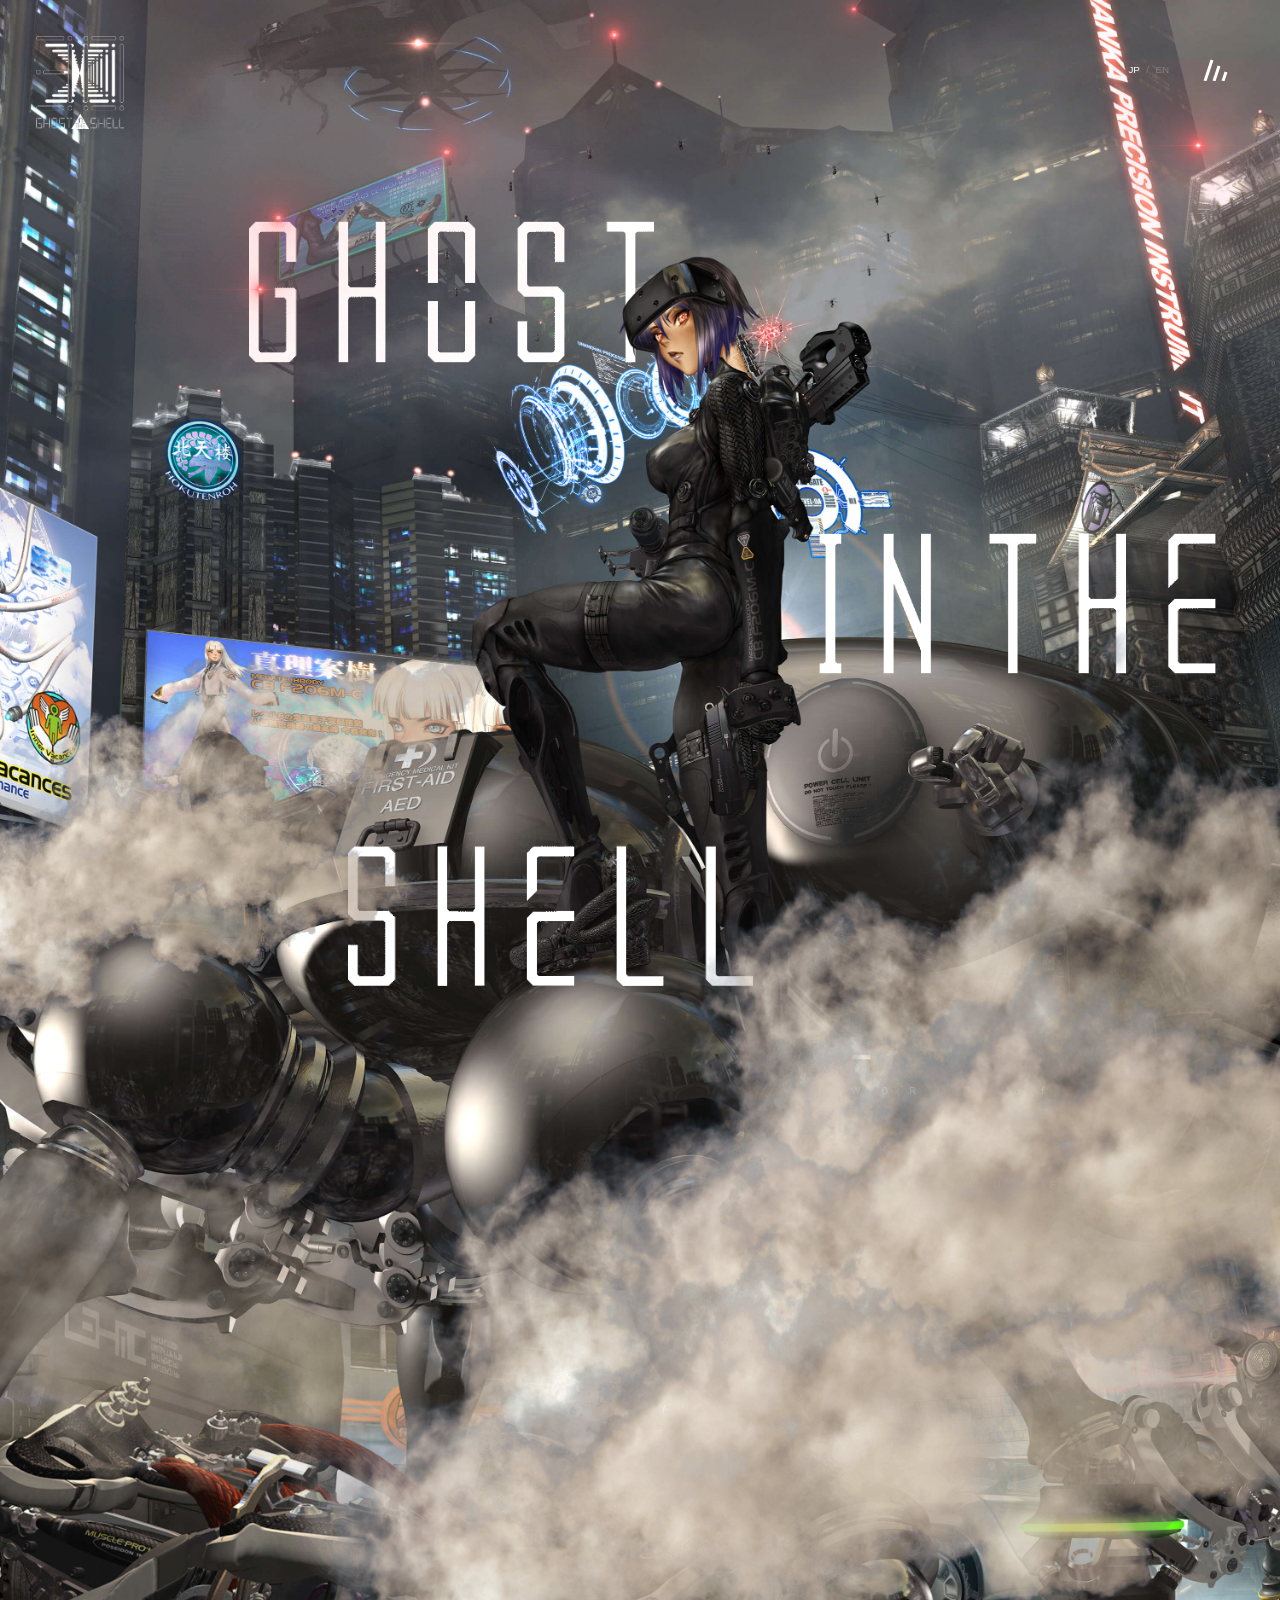
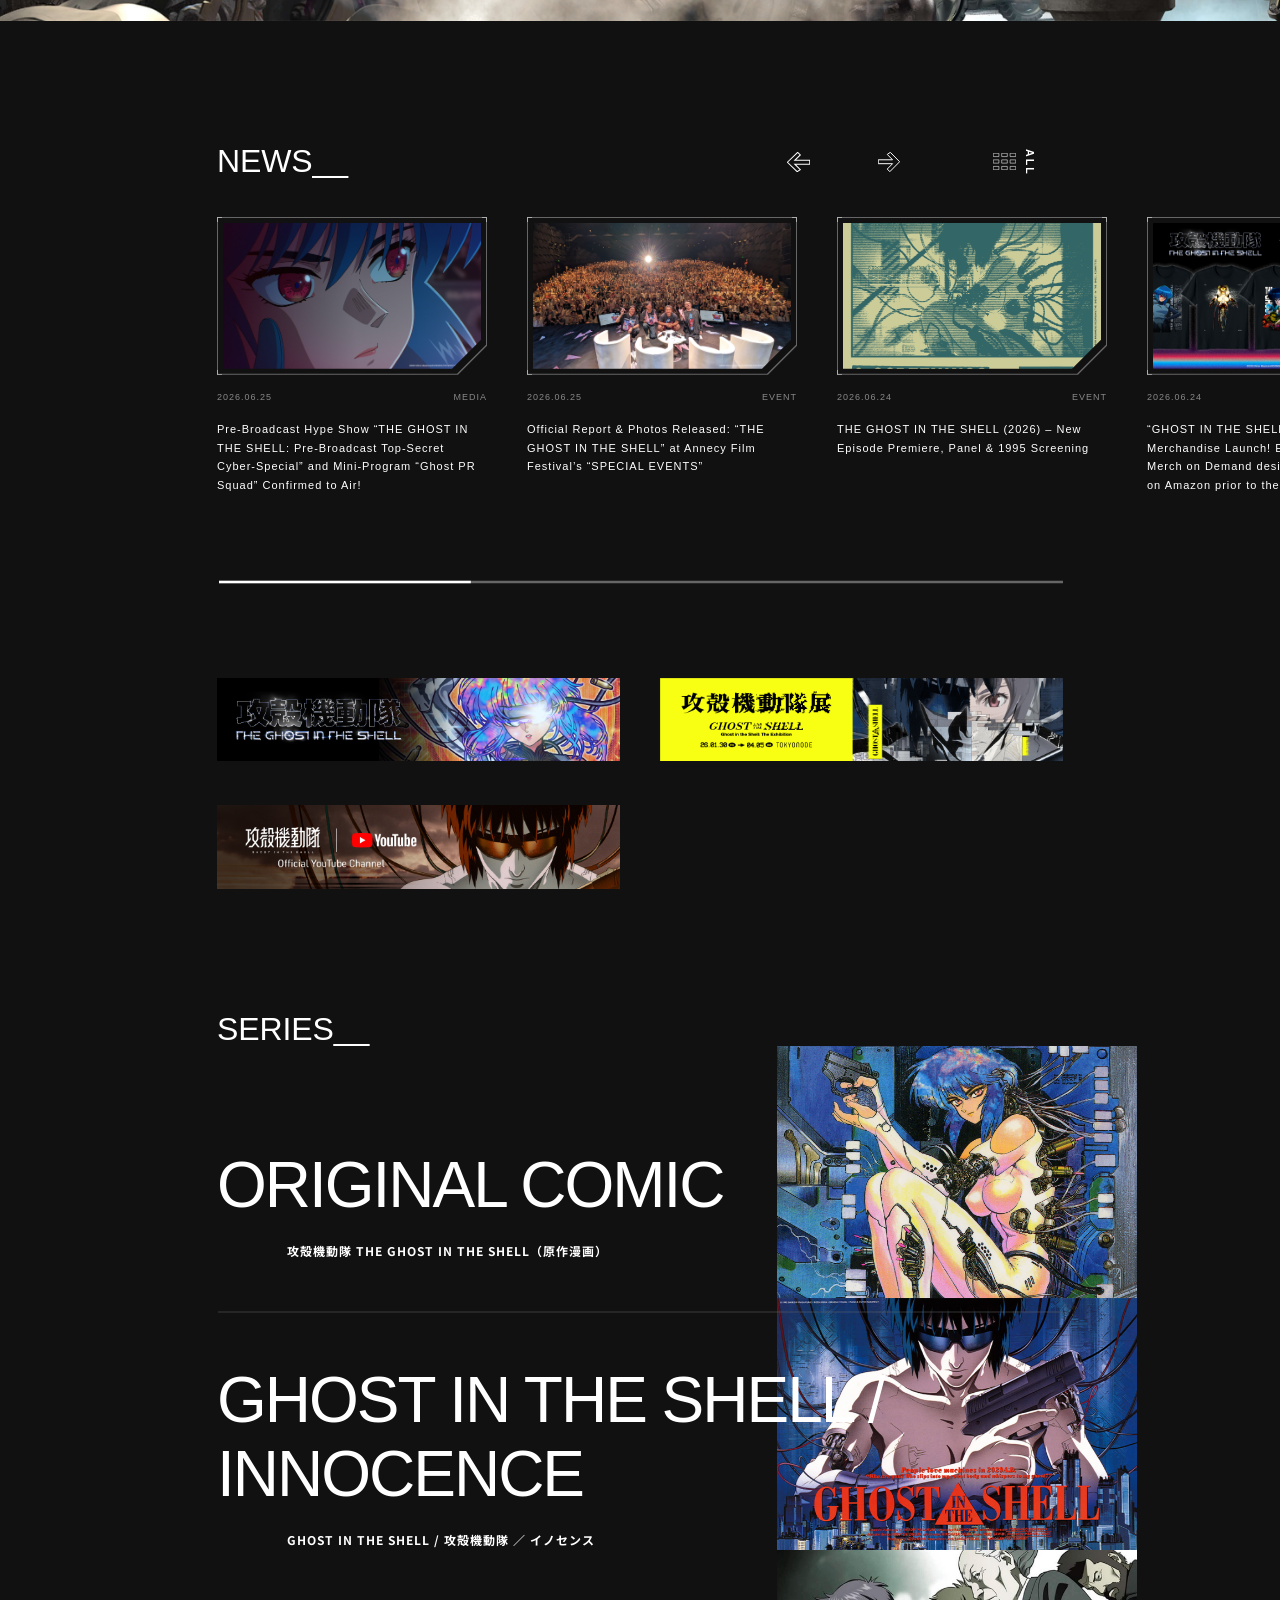
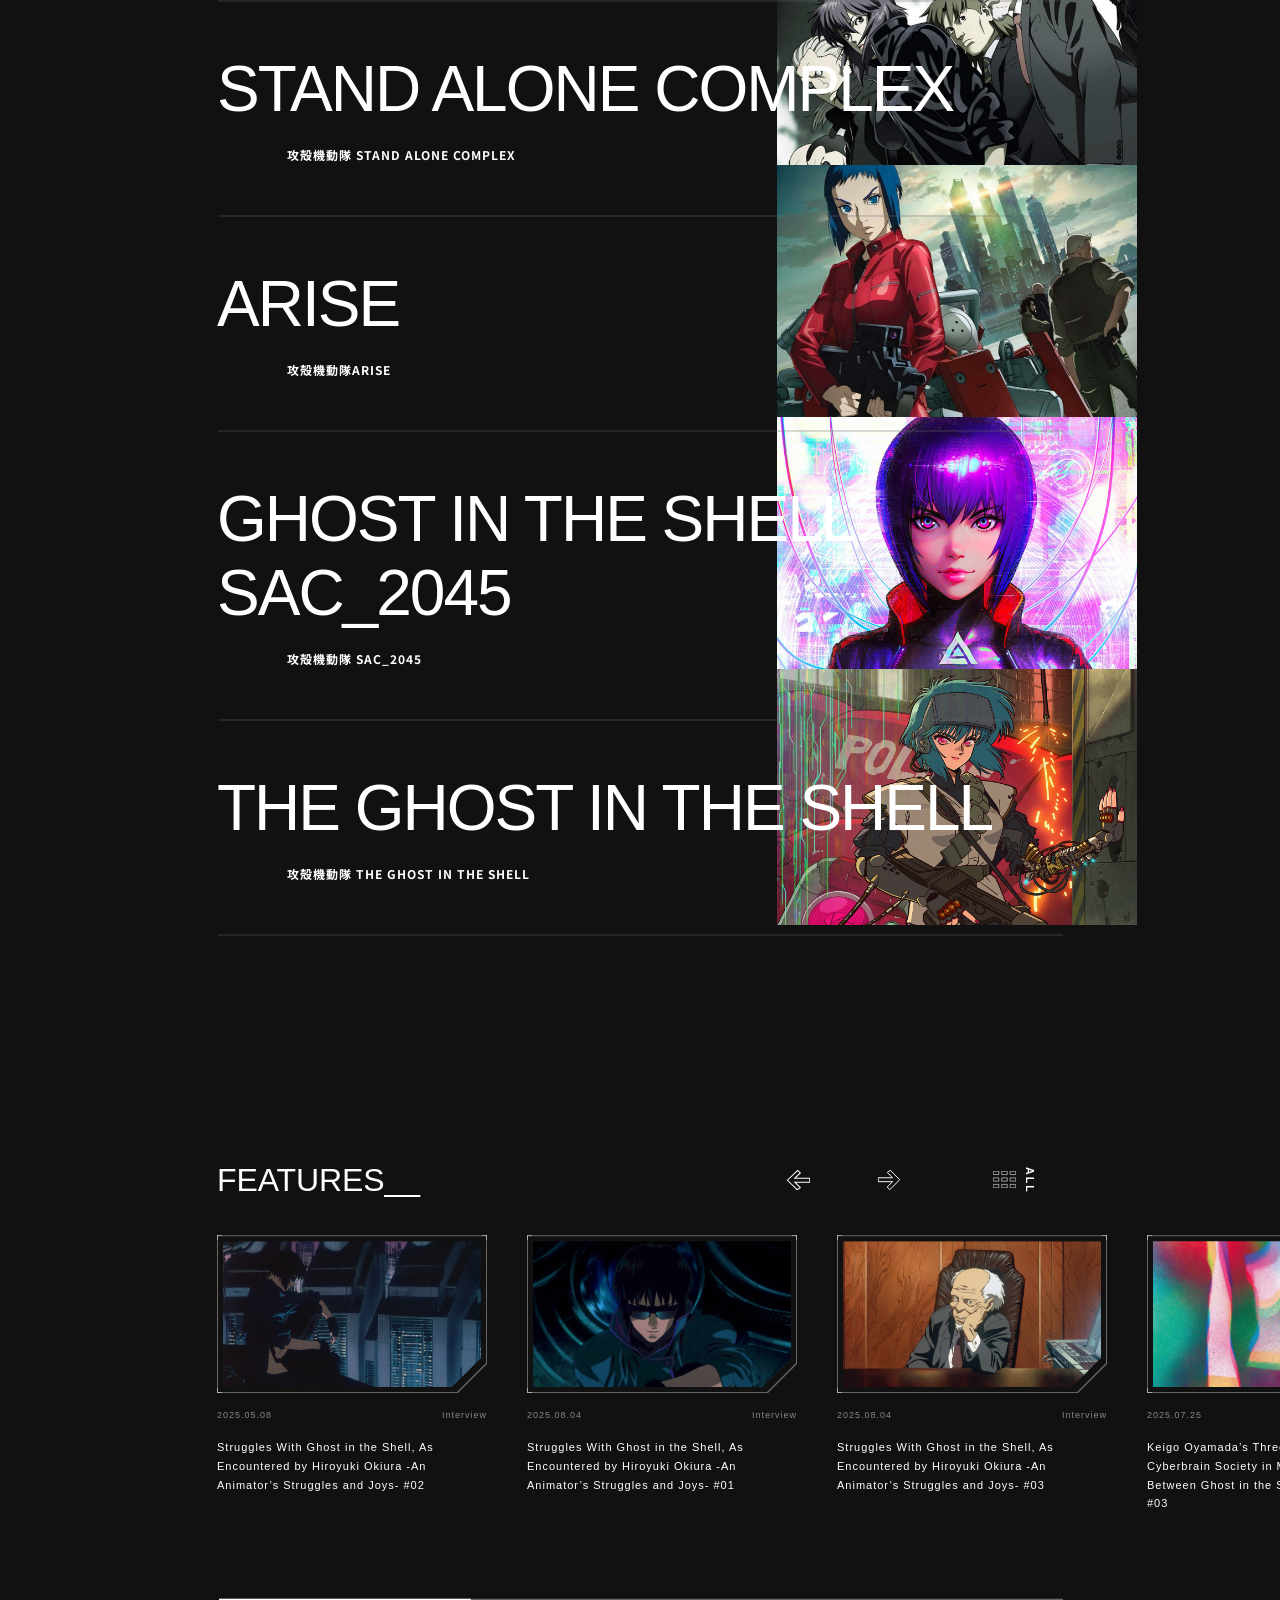
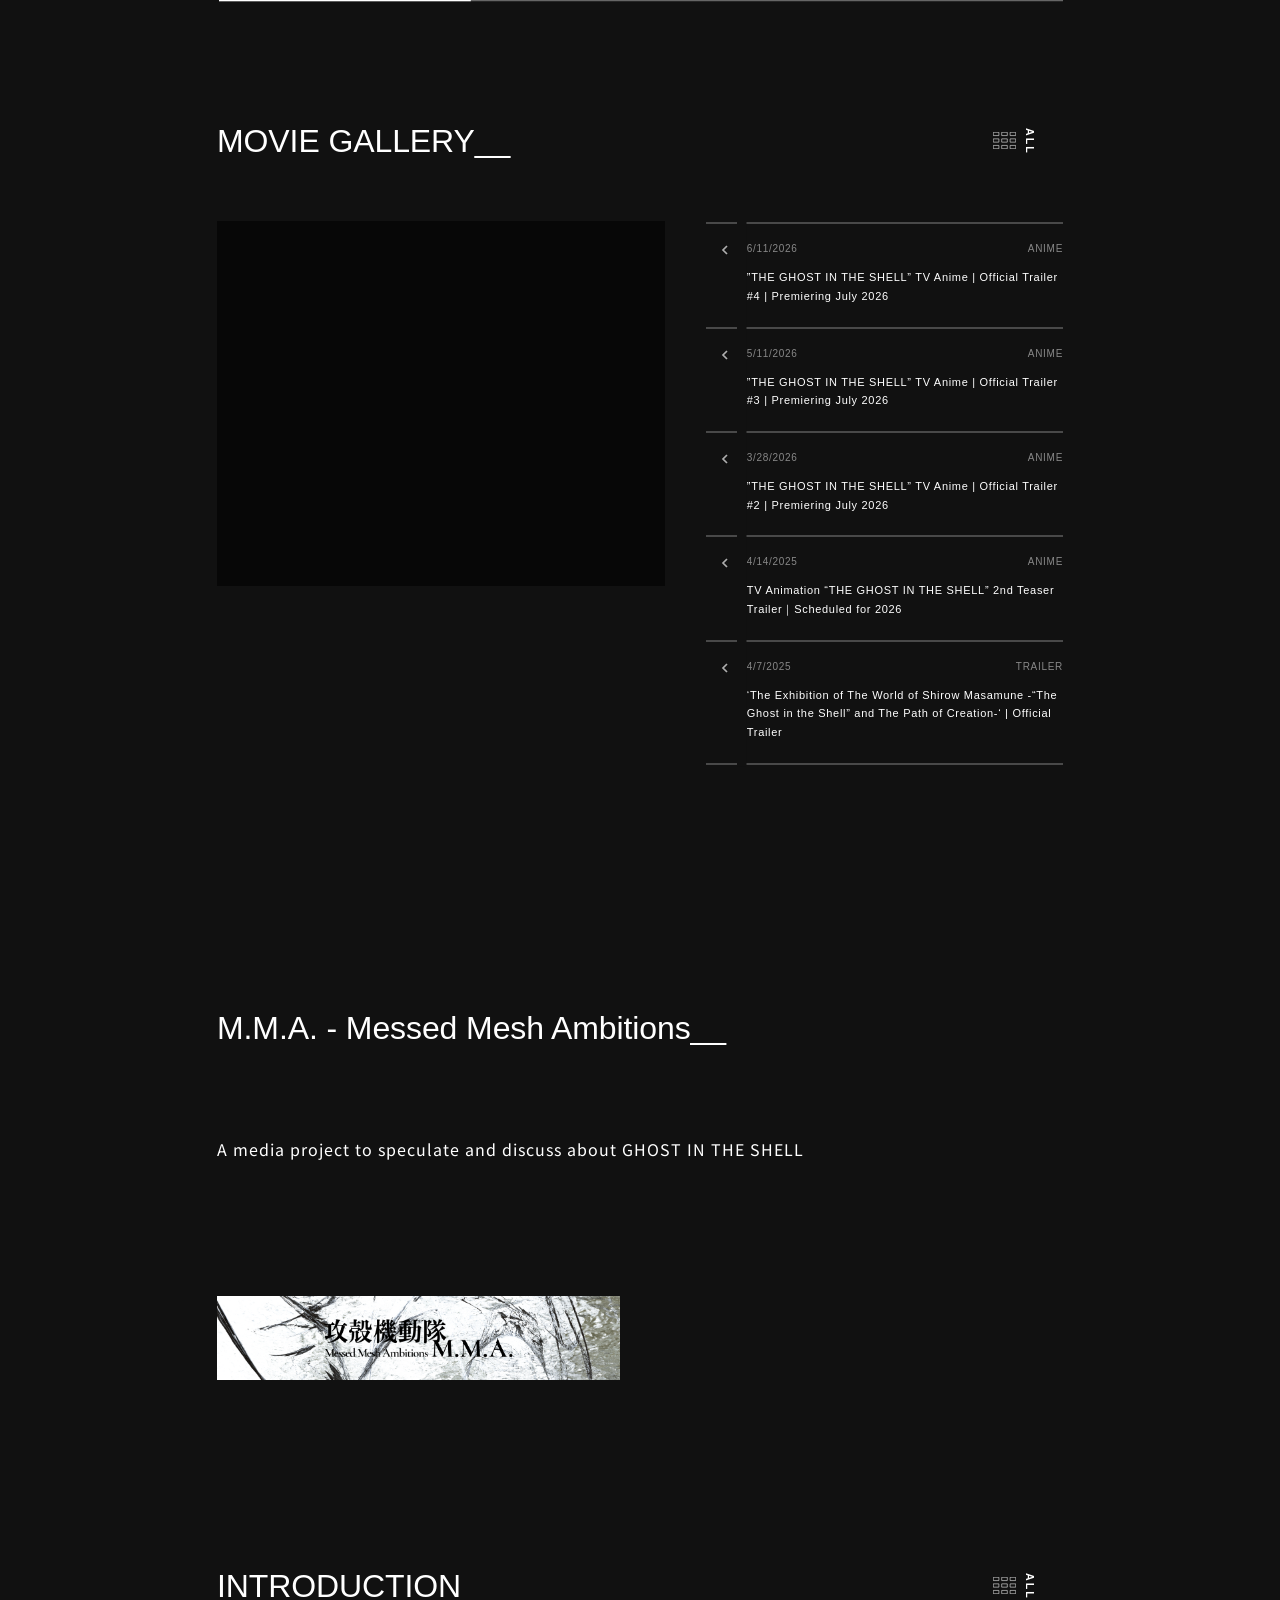
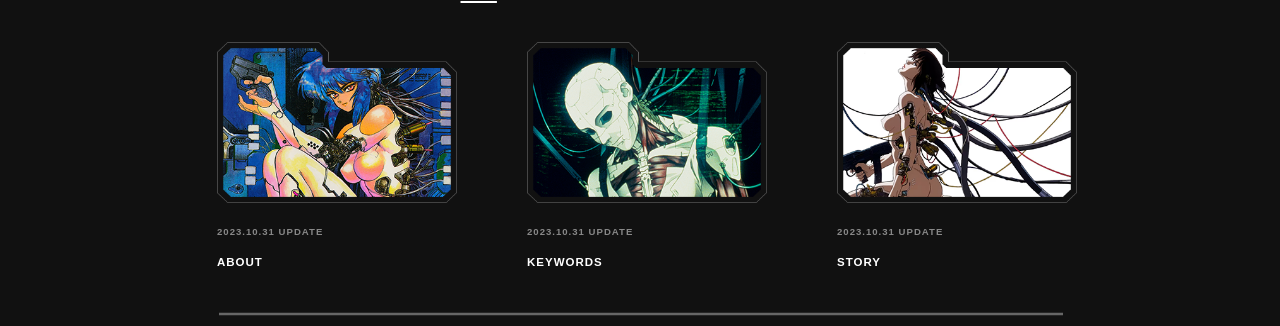
<file: index.html>
<!DOCTYPE html>
<html lang="en">

<head>
    <meta charset="UTF-8">
    <meta name="viewport" content="width=device-width, initial-scale=1.0">
    <title>Ghost in the Shell Recreated</title>
    <link rel="stylesheet" href="styles.css">
    <link rel="preconnect" href="https://fonts.googleapis.com">
    <link rel="preconnect" href="https://fonts.gstatic.com" crossorigin>
    <link
        href="https://fonts.googleapis.com/css2?family=Inter:wght@200;400&family=Noto+Sans+JP:wght@400;700&family=Libre+Barcode+128&family=Syncopate:wght@400;700&display=swap"
        rel="stylesheet">
</head>

<body>

    <!-- фиксированная верхняя панель -->
    <header class="headbar">
        <a href="#" class="logo">
            <img src="images/logo_30th.png" alt="logo">
        </a>
        <div class="headbuttons">
            <div class="language_switcher">
                <ul>
                    <li><a href="index.html" class="lang_button active">JP</a></li>
                    <li>/</li>
                    <li><a href="en.html" class="lang_button">EN</a></li>
                </ul>
            </div>
            <div class="menu">
                <a href="#" class="menu_trigger">
                    <svg width="30" height="27">
                        <line x1="11" y1="6" x2="4" y2="27" stroke="white" stroke-width="3" />
                        <line x1="18" y1="12" x2="13" y2="27" stroke="white" stroke-width="3" />
                        <line x1="25" y1="18" x2="22" y2="27" stroke="white" stroke-width="3" />
                    </svg>
                </a>
            </div>
        </div>
    </header>

    <!-- Постер -->
    <div class="cover">
        <img class="covermain" src="images/main.jpg" alt="Main Cover">
        <img class="headcover" src="images/parts1.png" alt="Parts">
        <img class="lights1" src="images/01.png" alt="Light 1">
        <img class="lights2" src="images/02.png" alt="Light 2">
        <img class="lights3" src="images/03.png" alt="Light 3">
        <img class="lights4" src="images/04.png" alt="Light 4">
        <img class="lights5" src="images/05.png" alt="Light 5">
        <div class="title">
            <img class="ghost" src="images/glitch_frame_ghost.png" alt="title1">
            <img class="inthe" src="images/glitch_frame_inthe.png" alt="title2">
            <img class="shell" src="images/glitch_frame_shell.png" alt="title3">
        </div>
        <div class="minititle">
            <svg width="20" height="32">
                <line x1="0" y1="2" x2="19" y2="2" stroke="white" stroke-width="5" />
            </svg>
            <img class="worldof" src="images/worldof.png" alt="World Of">
            <img class="shirow" src="images/shirow.png" alt="Shirow">
            <img class="masamune" src="images/masamune.png" alt="Masamune">
        </div>
        <div class="smogs">
            <img class="smog1" src="images/smog01.png" alt="Smog 1">
            <img class="smog2" src="images/smog02.png" alt="Smog 2">
            <img class="smog3" src="images/smog03.png" alt="Smog 3">
            <img class="smog4" src="images/smog04.png" alt="Smog 4">
        </div>
    </div>

    <!-- раздел новостей -->
    <section class="news">
        <div class="container">
            <div class="headofcarusel">
                <div class="htitle">
                    <h2>NEWS__</h2>
                </div>
                <div class="caruselbuttons">
                    <div class="caruselscrollbuttons">
                        <ul>
                            <li>
                                <a href="#" class="buttoncaruselprev">
                                    <img src="images/swiper_arrow_prev.svg" alt="Prev">
                                </a>
                            </li>
                            <li>
                                <a href="#" class="buttoncaruselnext">
                                    <img src="images/swiper_arrow_next.svg" alt="Next">
                                </a>
                            </li>
                        </ul>
                    </div>
                    <div class="caruselcategories">
                        <a href="#">
                            <img src="images/ico_news_article.svg" alt="News Article">
                        </a>
                        <span class="caruselall">all</span>
                    </div>
                </div>
            </div>

            <div class="caruselfeed">
                <figure class="card">
                    <div class="cardframe">
                        <div class="cardframein">
                            <img src="images/yokoku_4.jpg" alt="News Image">
                        </div>
                        <div class="squaretopright"></div>
                        <div class="squaretopleft"></div>
                        <div class="squarebottom"></div>
                    </div>
                    <figcaption class="cardcaption">
                        <div class="cardtopcaption">
                            <span>2026.06.25</span>
                            <span>MEDIA</span>
                        </div>
                        <p>Pre-Broadcast Hype Show “THE GHOST IN THE SHELL: Pre-Broadcast Top-Secret Cyber-Special” and
                            Mini-Program “Ghost PR Squad” Confirmed to Air!</p>
                    </figcaption>
                </figure>

                <figure class="card">
                    <div class="cardframe">
                        <div class="cardframein">
                            <img src="images/annecy_1.png" alt="News Image">
                        </div>
                        <div class="squaretopright"></div>
                        <div class="squaretopleft"></div>
                        <div class="squarebottom"></div>
                    </div>
                    <figcaption class="cardcaption">
                        <div class="cardtopcaption">
                            <span>2026.06.25</span>
                            <span>EVENT</span>
                        </div>
                        <p>Official Report & Photos Released: “THE GHOST IN THE SHELL” at Annecy Film Festival’s
                            “SPECIAL EVENTS”</p>
                    </figcaption>
                </figure>

                <figure class="card">
                    <div class="cardframe">
                        <div class="cardframein">
                            <img src="images/gits-fliers26-4.png" alt="News Image">
                        </div>
                        <div class="squaretopright"></div>
                        <div class="squaretopleft"></div>
                        <div class="squarebottom"></div>
                    </div>
                    <figcaption class="cardcaption">
                        <div class="cardtopcaption">
                            <span>2026.06.24</span>
                            <span>EVENT</span>
                        </div>
                        <p>THE GHOST IN THE SHELL (2026) – New Episode Premiere, Panel & 1995 Screening</p>
                    </figcaption>
                </figure>

                <figure class="card">
                    <div class="cardframe">
                        <div class="cardframein">
                            <img src="images/tgits_amzn_merch_ogp-B.png" alt="News Image">
                        </div>
                        <div class="squaretopright"></div>
                        <div class="squaretopleft"></div>
                        <div class="squarebottom"></div>
                    </div>
                    <figcaption class="cardcaption">
                        <div class="cardtopcaption">
                            <span>2026.06.24</span>
                            <span>OTHER</span>
                        </div>
                        <p>“GHOST IN THE SHELL” Official Apparel & Merchandise Launch! Exclusive Amazon Merch on Demand
                            designs are now available on Amazon prior to the broadcast</p>
                    </figcaption>
                </figure>

                <figure class="card">
                    <div class="cardframe">
                        <div class="cardframein">
                            <img src="images/HLNJedBbAAAYYbq.jpeg" alt="News Image">
                        </div>
                        <div class="squaretopright"></div>
                        <div class="squaretopleft"></div>
                        <div class="squarebottom"></div>
                    </div>
                    <figcaption class="cardcaption">
                        <div class="cardtopcaption">
                            <span>2026.06.20</span>
                            <span>ANIME</span>
                        </div>
                        <p>Streaming on Prime Video Japan Starts July 7, 2026! Prime Video Trailer Revealed!</p>
                    </figcaption>
                </figure>

                <figure class="card">
                    <div class="cardframe">
                        <div class="cardframein">
                            <img src="images/2606GATS_release01.png" alt="News Image">
                        </div>
                        <div class="squaretopright"></div>
                        <div class="squaretopleft"></div>
                        <div class="squarebottom"></div>
                    </div>
                    <figcaption class="cardcaption">
                        <div class="cardtopcaption">
                            <span>2026.06.19</span>
                            <span>EVENT</span>
                        </div>
                        <p>“The Ghost in the Shell Exhibition” Kansai Tour: New Merchandise Revealed!</p>
                    </figcaption>
                </figure>
            </div>

            <div class="progressbar">
                <svg width="100%" height="10px">
                    <line class="progressone" x1="2" y1="2" x2="100%" y2="2"></line>
                    <line class="progresstwo" x1="2" y1="2" x2="30%" y2="2"></line>
                </svg>
            </div>
        </div>
    </section>

    <!-- раздел ссылок -->
    <section class="links">
        <div class="container">
            <div class="linktable">
                <div>
                    <img src="images/TGITS_banner_1160x240.jpg" alt="Link 1">
                </div>
                <div>
                    <img src="images/image-1-1.png" alt="Link 2">
                </div>
                <div>
                    <img src="images/youtube_banner-2.jpg" alt="Link 3">
                </div>
            </div>
        </div>
    </section>

    <!-- раздел серий -->
    <section class="series">
        <div class="container">
            <div class="htitle">
                <h2>SERIES__</h2>
            </div>
            <div class="seriesrow">
                <div class="oneofseries">
                    <div class="textoneofseries">
                        <h3>ORIGINAL COMIC</h3>
                        <h4>攻殻機動隊 THE GHOST IN THE SHELL（原作漫画）</h4>
                    </div>
                    <img src="images/img01.jpg" width="300" alt="Series 1">
                </div>
                <div class="decoratebar">
                    <svg width="100%" height="5px">
                        <line x1="1" y1="1" x2="100%" y2="1"></line>
                    </svg>
                </div>
                <div class="oneofseries">
                    <div class="textoneofseries">
                        <h3>GHOST IN THE SHELL / INNOCENCE</h3>
                        <h4>GHOST IN THE SHELL / 攻殻機動隊 ／ イノセンス</h4>
                    </div>
                    <img src="images/img02.jpg" width="300" alt="Series 2">
                </div>
                <div class="decoratebar">
                    <svg width="100%" height="5px">
                        <line x1="1" y1="1" x2="100%" y2="1"></line>
                    </svg>
                </div>
                <div class="oneofseries">
                    <div class="textoneofseries">
                        <h3>STAND ALONE COMPLEX</h3>
                        <h4>攻殻機動隊 STAND ALONE COMPLEX</h4>
                    </div>
                    <img src="images/img03.jpg" width="300" alt="Series 3">
                </div>
                <div class="decoratebar">
                    <svg width="100%" height="5px">
                        <line x1="1" y1="1" x2="100%" y2="1"></line>
                    </svg>
                </div>
                <div class="oneofseries">
                    <div class="textoneofseries">
                        <h3>ARISE</h3>
                        <h4>攻殻機動隊ARISE</h4>
                    </div>
                    <img src="images/img04.jpg" width="300" alt="Series 4">
                </div>
                <div class="decoratebar">
                    <svg width="100%" height="5px">
                        <line x1="1" y1="1" x2="100%" y2="1"></line>
                    </svg>
                </div>
                <div class="oneofseries">
                    <div class="textoneofseries">
                        <h3>GHOST IN THE SHELL: SAC_2045</h3>
                        <h4>攻殻機動隊 SAC_2045</h4>
                    </div>
                    <img src="images/img05.jpg" width="300" alt="Series 5">
                </div>
                <div class="decoratebar">
                    <svg width="100%" height="5px">
                        <line x1="1" y1="1" x2="100%" y2="1"></line>
                    </svg>
                </div>
                <div class="oneofseries">
                    <div class="textoneofseries">
                        <h3>THE GHOST IN THE SHELL</h3>
                        <h4>攻殻機動隊 THE GHOST IN THE SHELL </h4>
                    </div>
                    <img src="images/img06.jpg" width="300" alt="Series 6">
                </div>
                <div class="decoratebar">
                    <svg width="100%" height="5px">
                        <line x1="1" y1="1" x2="100%" y2="1"></line>
                    </svg>
                </div>
            </div>
        </div>
    </section>

    <!-- раздел особого -->
    <section class="features">
        <div class="container">
            <div class="caruselblock">
                <div class="headofcarusel">
                    <div class="htitle">
                        <h2>FEATURES__</h2>
                    </div>
                    <div class="caruselbuttons">
                        <div class="caruselscrollbuttons">
                            <ul>
                                <li>
                                    <a href="#" class="buttoncaruselprev">
                                        <img src="images/swiper_arrow_prev.svg" alt="Prev">
                                    </a>
                                </li>
                                <li>
                                    <a href="#" class="buttoncaruselnext">
                                        <img src="images/swiper_arrow_next.svg" alt="Next">
                                    </a>
                                </li>
                            </ul>
                        </div>
                        <div class="caruselcategories">
                            <a href="#">
                                <img src="images/ico_news_article.svg" alt="News Article">
                            </a>
                            <span class="caruselall">all</span>
                        </div>
                    </div>
                </div>

                <div class="caruselfeed">
                    <figure class="card">
                        <div class="cardframe">
                            <div class="cardframein">
                                <img src="images/okiura_GITS17.jpg" alt="Feature Image">
                            </div>
                            <div class="squaretopright"></div>
                            <div class="squaretopleft"></div>
                            <div class="squarebottom"></div>
                        </div>
                        <figcaption class="cardcaption">
                            <div class="cardtopcaption">
                                <span>2025.05.08</span>
                                <span>Interview</span>
                            </div>
                            <p>Struggles With Ghost in the Shell, As Encountered by Hiroyuki Okiura -An Animator’s
                                Struggles and Joys- #02</p>
                        </figcaption>
                    </figure>

                    <figure class="card">
                        <div class="cardframe">
                            <div class="cardframein">
                                <img src="images/okiura_GITS18.jpg" alt="Feature Image">
                            </div>
                            <div class="squaretopright"></div>
                            <div class="squaretopleft"></div>
                            <div class="squarebottom"></div>
                        </div>
                        <figcaption class="cardcaption">
                            <div class="cardtopcaption">
                                <span>2025.08.04</span>
                                <span>Interview</span>
                            </div>
                            <p>Struggles With Ghost in the Shell, As Encountered by Hiroyuki Okiura -An Animator’s
                                Struggles and Joys- #01</p>
                        </figcaption>
                    </figure>

                    <figure class="card">
                        <div class="cardframe">
                            <div class="cardframein">
                                <img src="images/okiura_GITS14.png" alt="Feature Image">
                            </div>
                            <div class="squaretopright"></div>
                            <div class="squaretopleft"></div>
                            <div class="squarebottom"></div>
                        </div>
                        <figcaption class="cardcaption">
                            <div class="cardtopcaption">
                                <span>2025.08.04</span>
                                <span>Interview</span>
                            </div>
                            <p>Struggles With Ghost in the Shell, As Encountered by Hiroyuki Okiura -An Animator’s
                                Struggles and Joys- #03</p>
                        </figcaption>
                    </figure>

                    <figure class="card">
                        <div class="cardframe">
                            <div class="cardframein">
                                <img src="images/JIBUNGAINAI.jpg" alt="Feature Image">
                            </div>
                            <div class="squaretopright"></div>
                            <div class="squaretopleft"></div>
                            <div class="squarebottom"></div>
                        </div>
                        <figcaption class="cardcaption">
                            <div class="cardtopcaption">
                                <span>2025.07.25</span>
                                <span>Interview</span>
                            </div>
                            <p>Keigo Oyamada’s Three Years Expressing a Cyberbrain Society in Music -Synergies Between
                                Ghost in the Shell and Cornelius- #03</p>
                        </figcaption>
                    </figure>

                    <figure class="card">
                        <div class="cardframe">
                            <div class="cardframein">
                                <img src="images/GITS-ARISE-MV.jpg" alt="Feature Image">
                            </div>
                            <div class="squaretopright"></div>
                            <div class="squaretopleft"></div>
                            <div class="squarebottom"></div>
                        </div>
                        <figcaption class="cardcaption">
                            <div class="cardtopcaption">
                                <span>2025.07.25</span>
                                <span>Interview</span>
                            </div>
                            <p>Keigo Oyamada’s Three Years Expressing a Cyberbrain Society in Music -Synergies Between
                                Ghost in the Shell and Cornelius- #01</p>
                        </figcaption>
                    </figure>

                    <figure class="card">
                        <div class="cardframe">
                            <div class="cardframein">
                                <img src="images/CORNELIUS-scaled.jpg" alt="Feature Image">
                            </div>
                            <div class="squaretopright"></div>
                            <div class="squaretopleft"></div>
                            <div class="squarebottom"></div>
                        </div>
                        <figcaption class="cardcaption">
                            <div class="cardtopcaption">
                                <span>2025.07.25</span>
                                <span>Interview</span>
                            </div>
                            <p>Keigo Oyamada’s Three Years Expressing a Cyberbrain Society in Music -Synergies Between
                                Ghost in the Shell and Cornelius- #02</p>
                        </figcaption>
                    </figure>
                </div>

                <div class="progressbar">
                    <svg width="100%" height="10px">
                        <line class="progressone" x1="2" y1="2" x2="100%" y2="2"></line>
                        <line class="progresstwo" x1="2" y1="2" x2="30%" y2="2"></line>
                    </svg>
                </div>
            </div>
        </div>
    </section>

    <!-- раздел галереи -->
    <section class="gallery">
        <div class="container">
            <div class="caruselblock">
                <div class="headofcarusel">
                    <div class="htitle">
                        <h2>MOVIE GALLERY__</h2>
                    </div>
                    <div class="caruselbuttons">
                        <div class="caruselscrollbuttons">
                            <div class="caruselcategories">
                                <a href="#">
                                    <img src="images/ico_news_article.svg" alt="News Article">
                                </a>
                                <span class="caruselall">all</span>
                            </div>
                        </div>
                    </div>
                </div>

                <div class="videochoose">
                    <div class="video">
                        <iframe src="https://www.youtube.com/embed/2OGEOg3bbIc?si=GJ-wbDVOXFB9ADxf"
                            title="YouTube video player" frameborder="0"
                            allow="accelerometer; autoplay; clipboard-write; encrypted-media; gyroscope; picture-in-picture; web-share"
                            referrerpolicy="strict-origin-when-cross-origin" allowfullscreen></iframe>
                    </div>

                    <div class="choose">
                        <div class="lineblack">
                            <svg>
                                <line class="blackline" x1="1" y1="0" x2="1" y2="100%"></line>
                            </svg>
                        </div>

                        <svg class="linechoose">
                            <line class="chooseline" x1="1" y1="2" x2="100%" y2="2"></line>
                        </svg>
                        <div class="arrow">
                            <svg>
                                <polyline class="arrowsvg" points="22,20 18,24 22,28">
                            </svg>
                        </div>
                        <div class="choosecaption">
                            <div class="choosetopcaption">
                                <span>6/11/2026</span>
                                <span>ANIME</span>
                            </div>
                            <p>”THE GHOST IN THE SHELL” TV Anime | Official Trailer #4 | Premiering July 2026</p>
                        </div>

                        <svg class="linechoose">
                            <line class="chooseline" x1="1" y1="2" x2="100%" y2="2"></line>
                        </svg>
                        <div class="arrow">
                            <svg>
                                <polyline class="arrowsvg" points="22,20 18,24 22,28">
                            </svg>
                        </div>
                        <div class="choosecaption">
                            <div class="choosetopcaption">
                                <span>5/11/2026</span>
                                <span>ANIME</span>
                            </div>
                            <p>”THE GHOST IN THE SHELL” TV Anime | Official Trailer #3 | Premiering July 2026</p>
                        </div>

                        <svg class="linechoose">
                            <line class="chooseline" x1="1" y1="2" x2="100%" y2="2"></line>
                        </svg>
                        <div class="arrow">
                            <svg>
                                <polyline class="arrowsvg" points="22,20 18,24 22,28">
                            </svg>
                        </div>
                        <div class="choosecaption">
                            <div class="choosetopcaption">
                                <span>3/28/2026</span>
                                <span>ANIME</span>
                            </div>
                            <p>”THE GHOST IN THE SHELL” TV Anime | Official Trailer #2 | Premiering July 2026</p>
                        </div>

                        <svg class="linechoose">
                            <line class="chooseline" x1="1" y1="2" x2="100%" y2="2"></line>
                        </svg>
                        <div class="arrow">
                            <svg>
                                <polyline class="arrowsvg" points="22,20 18,24 22,28">
                            </svg>
                        </div>
                        <div class="choosecaption">
                            <div class="choosetopcaption">
                                <span>4/14/2025</span>
                                <span>ANIME</span>
                            </div>
                            <p>TV Animation “THE GHOST IN THE SHELL” 2nd Teaser Trailer｜Scheduled for 2026</p>
                        </div>

                        <svg class="linechoose">
                            <line class="chooseline" x1="1" y1="2" x2="100%" y2="2"></line>
                        </svg>
                        <div class="arrow">
                            <svg>
                                <polyline class="arrowsvg" points="22,20 18,24 22,28">
                            </svg>
                        </div>
                        <div class="choosecaption">
                            <div class="choosetopcaption">
                                <span>4/7/2025</span>
                                <span>TRAILER</span>
                            </div>
                            <p>‘The Exhibition of The World of Shirow Masamune -“The Ghost in the Shell” and The Path of
                                Creation-‘ | Official Trailer</p>
                        </div>
                        <svg class="linechoose">
                            <line class="chooseline" x1="1" y1="2" x2="100%" y2="2"></line>
                        </svg>
                    </div>
                </div>
            </div>
        </div>
    </section>

    <section class="MMA">
        <div class="container">
            <div class="mmatext">
                <div class="htitle">
                    <h2>M.M.A. - Messed Mesh Ambitions__</h2>
                </div>
                <p>A media project to speculate and discuss about GHOST IN THE SHELL</p>
            </div>

            <div class="mmaimg">
                <div class="linktable">
                    <img src="images/bnr02.png" alt="Link 1">
                </div>
            </div>
        </div>
    </section>

    <section class="introducion">
        <div class="container">
            <div class="caruselblock">
                <div class="headofcarusel">
                    <div class="htitle">
                        <h2>INTRODUCTION__</h2>
                    </div>
                    <div class="caruselbuttons">
                        <div class="caruselscrollbuttons">
                            <div class="caruselcategories">
                                <a href="#">
                                    <img src="images/ico_news_article.svg" alt="News Article">
                                </a>
                                <span class="caruselall">all</span>
                            </div>
                        </div>
                    </div>
                </div>

                <div class="introfolders">
                    <figure class="introcard">
                        <img src="images/top_intro1.png" alt="introducion Image">
                        <figcaption class="introcardcaption">
                            <small>2023.10.31 UPDATE</small>
                            <strong>ABOUT</strong>
                        </figcaption>
                    </figure>
                    <figure class="introcard">
                        <img src="images/top_intro3.png" alt="introducion Image">
                        <figcaption class="introcardcaption">
                            <small>2023.10.31 UPDATE</small>
                            <strong>KEYWORDS</strong>
                        </figcaption>
                    </figure>
                    <figure class="introcard">
                        <img src="images/top_intro2.png" alt="introducion Image">
                        <figcaption class="introcardcaption">
                            <small>2023.10.31 UPDATE</small>
                            <strong>STORY</strong>
                        </figcaption>
                    </figure>
                </div>
                <div class="progressbar">
                    <svg width="100%" height="10px">
                        <line class="progressone" x1="2" y1="2" x2="100%" y2="2"></line>
                    </svg>
                </div>
            </div>
        </div>
    </section>
</body>

</html>
</file>
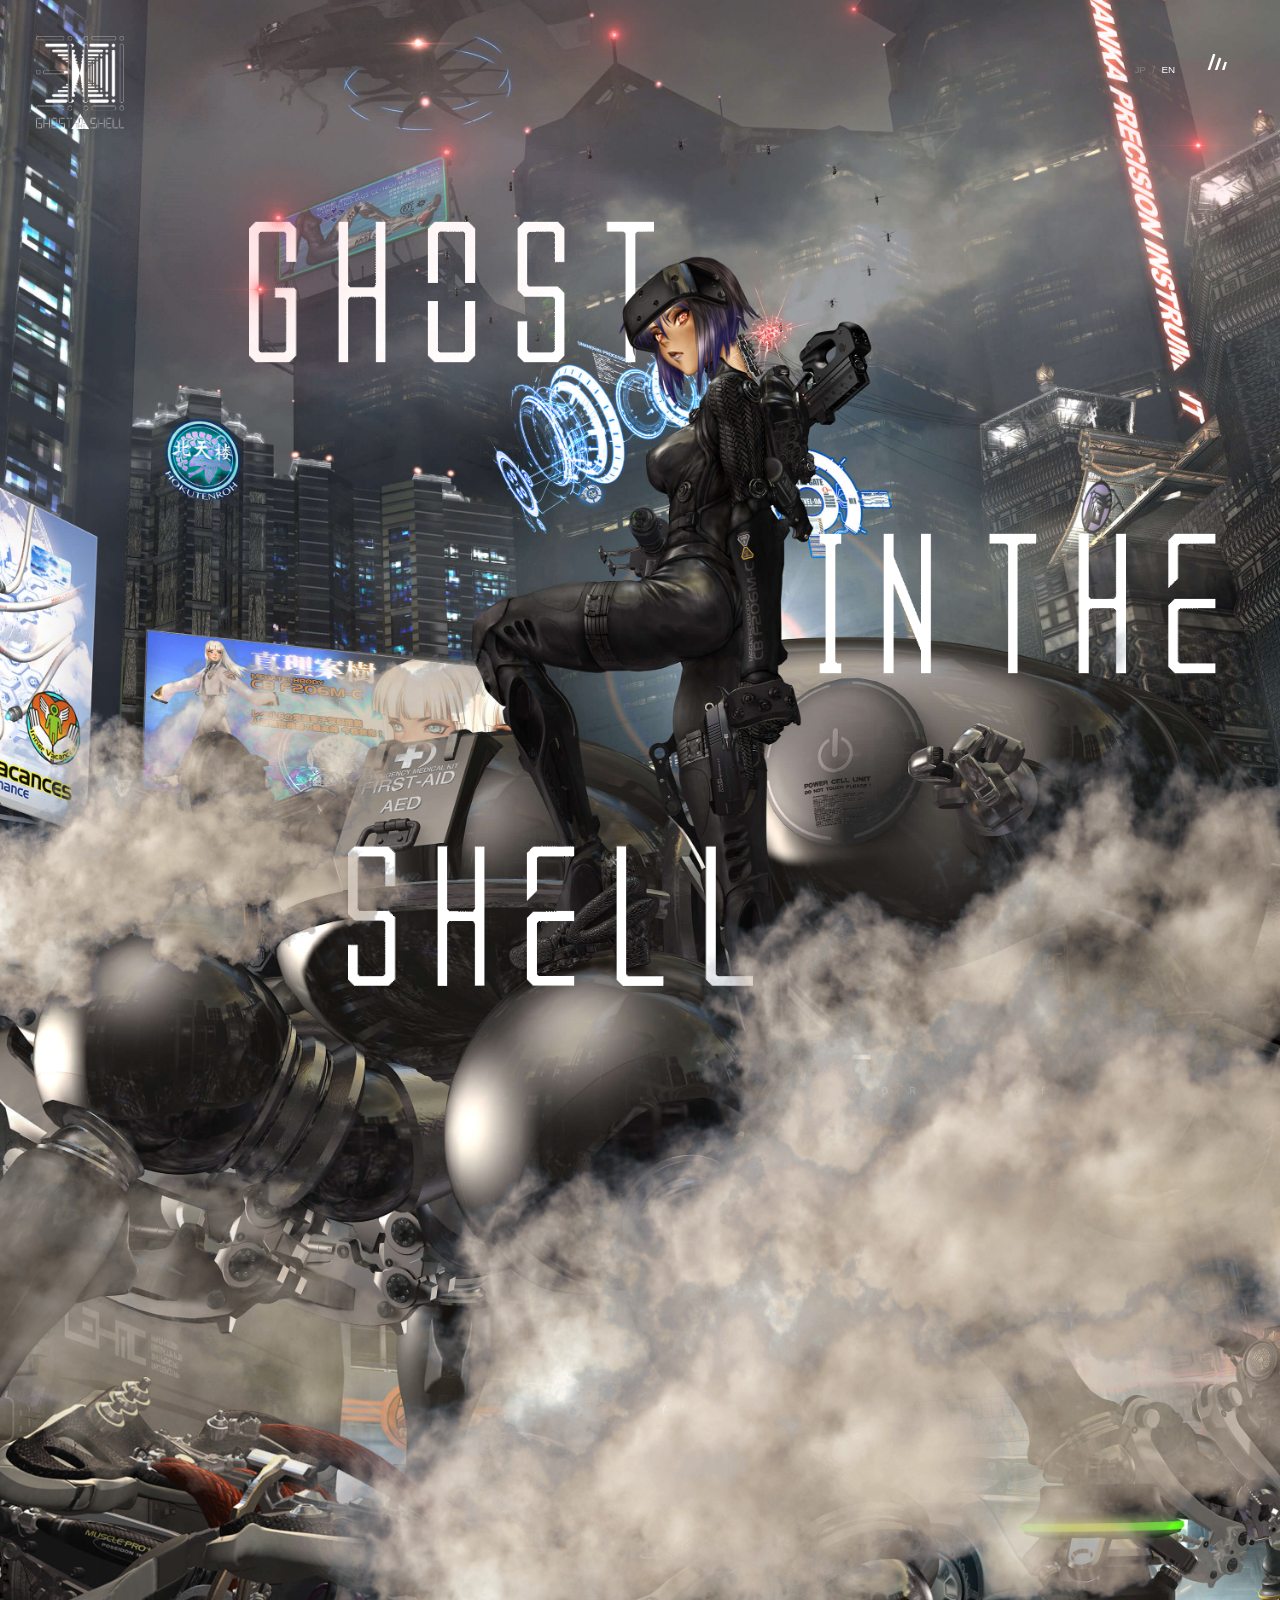
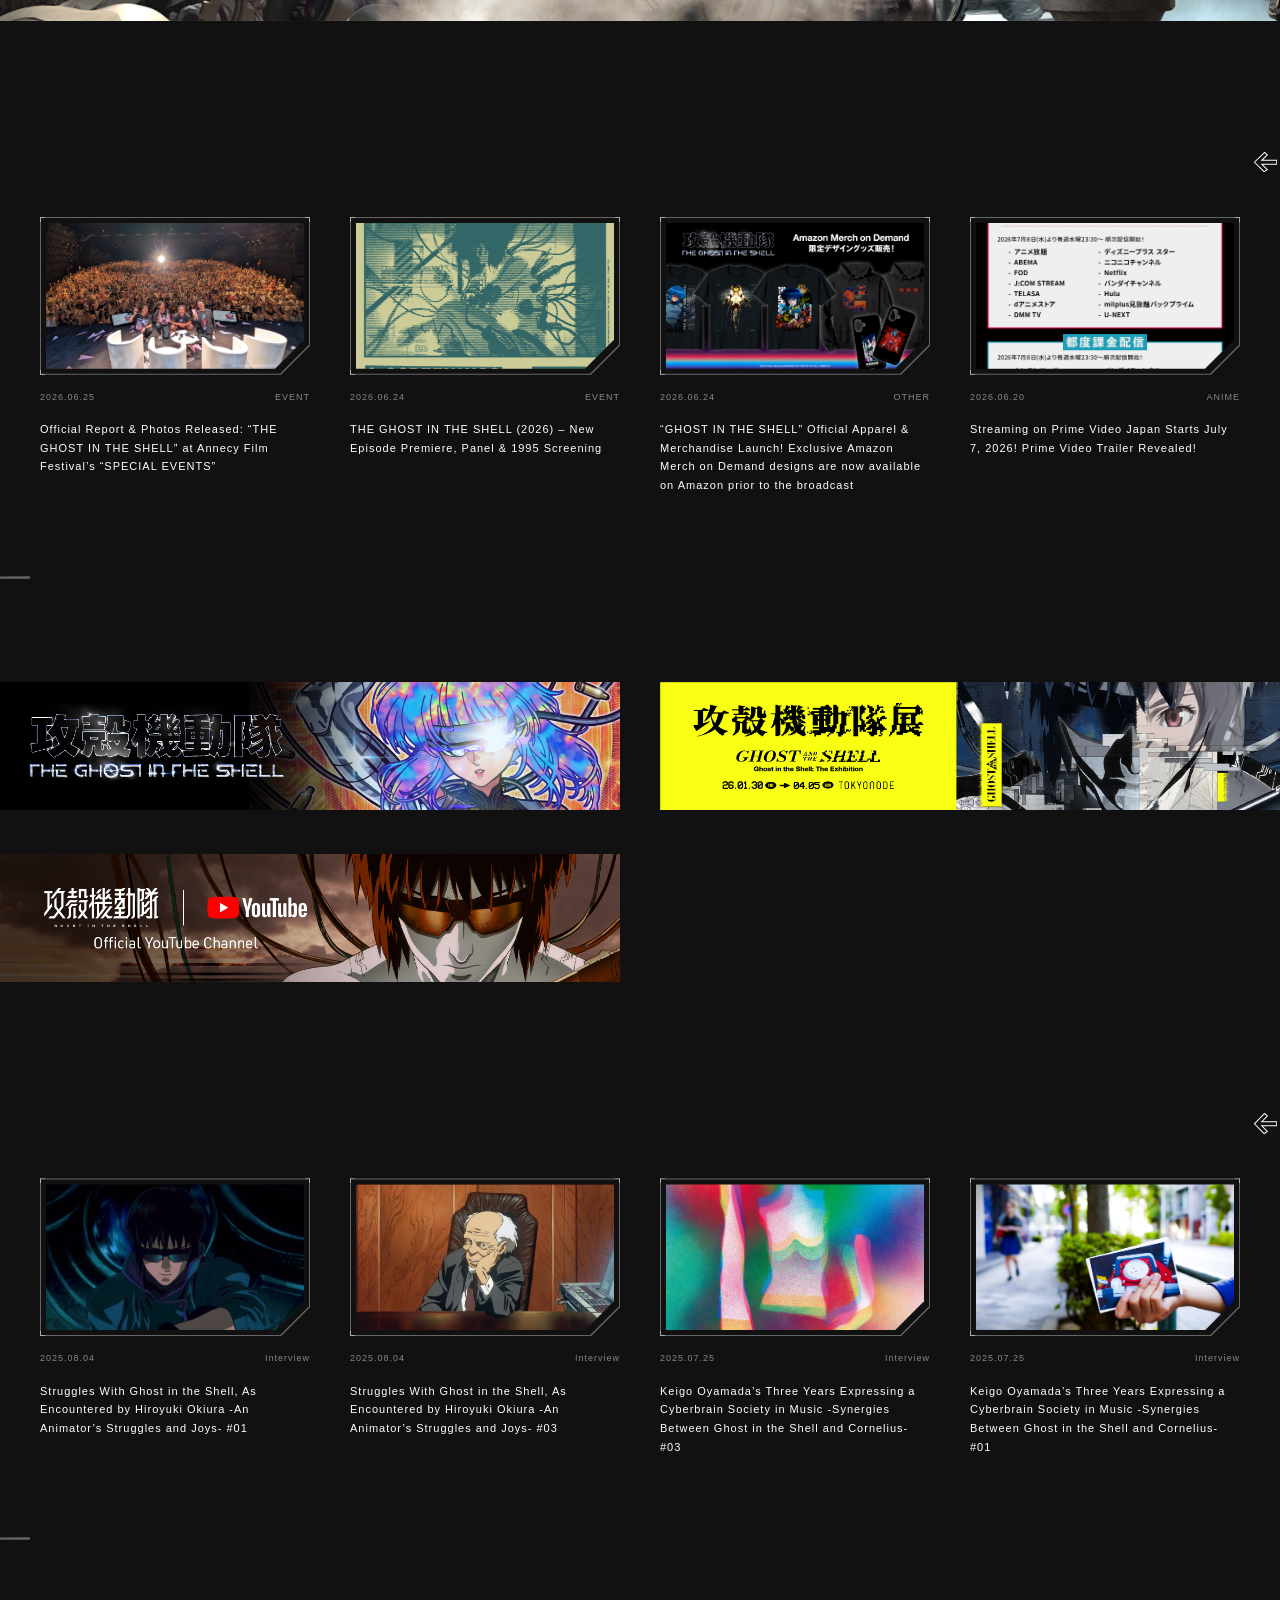
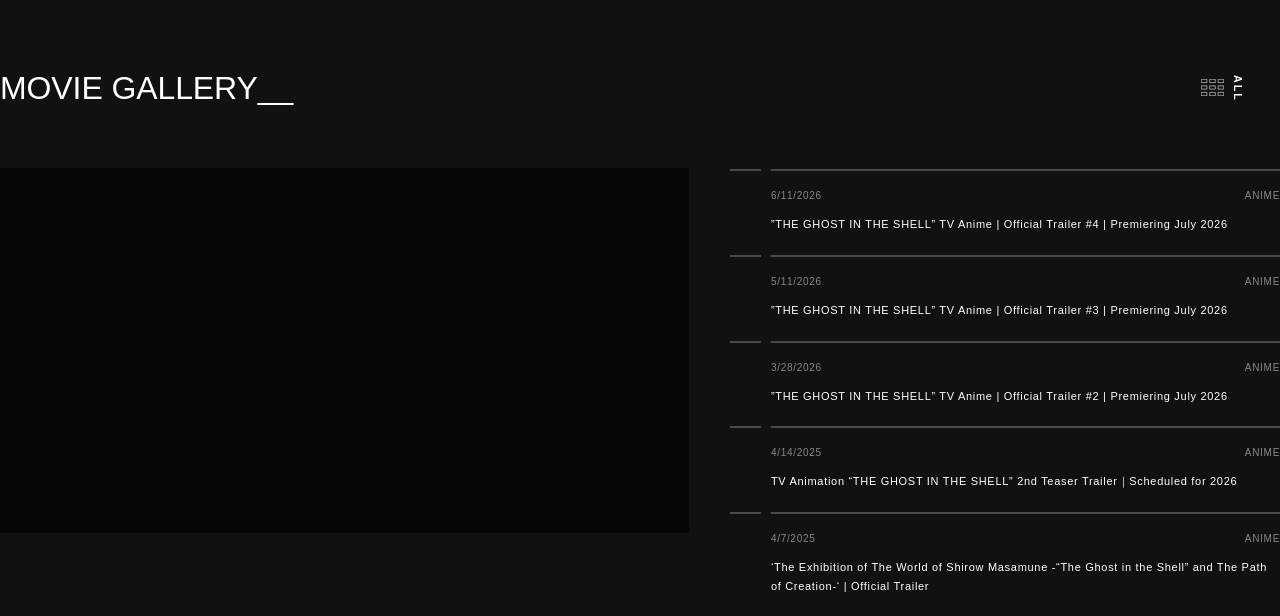
<file: en.html>
<!DOCTYPE html>
<html lang="en">

<head>
    <meta charset="UTF-8">
    <meta name="viewport" content="width=device-width, initial-scale=1.0">
    <title>Ghost in the Shell Recreated</title>
    <link rel="stylesheet" href="styles.css">
    <link rel="preconnect" href="https://fonts.googleapis.com">
    <link rel="preconnect" href="https://fonts.gstatic.com" crossorigin>
    <link
        href="https://fonts.googleapis.com/css2?family=Inter:wght@200;400&family=Noto+Sans+JP:wght@400;700&family=Libre+Barcode+128&family=Syncopate:wght@400;700&display=swap"
        rel="stylesheet">
</head>
</head>

<body>

    <!-- шапка сайта    -->
    <header class="headbar">

        <!-- логотип    -->
        <a href=# class=logo>
            <img src="images/logo_30th.png" alt="logo">
        </a>

        <!-- переключатель языка и меню    -->
        <div class="headbuttons">

            <!-- переключатель языка    -->
            <div class="language_switcher">
                <ul>
                    <li><a href="index.html" class="lang_button">JP</a></li>
                    <li>/</li>
                    <li><a href="en.html" class="lang_button active">EN</a></li>
                </ul>
            </div>

            <!-- триггер меню    -->
            <div class="menu">
                <a href="#" class="menu_trigger">
                    <svg width="24" height="16">

                        <line x1="7.28" y1="0" x2="1.6" y2="16.8" stroke="white" stroke-width="2.4" />
                        <line x1="13.2" y1="4" x2="8.8" y2="16.8" stroke="white" stroke-width="2.4" />
                        <line x1="18.8" y1="8" x2="16" y2="16.8" stroke="white" stroke-width="2.4" />
                    </svg>
                </a>
            </div>

        </div>

    </header>

    <!-- обложка -->
    <div class="cover">
        <img class="covermain" src="images/main.jpg">
        <img class="headcover" src="images/parts1.png">
        <img class="lights1" src="images/01.png">
        <img class="lights2" src="images/02.png">
        <img class="lights3" src="images/03.png">
        <img class="lights4" src="images/04.png">
        <img class="lights5" src="images/05.png">
        <div class="title">
            <img class="ghost" src="images/glitch_frame_ghost.png" alt="title1">
            <img class="inthe" src="images/glitch_frame_inthe.png" alt="title2">
            <img class="shell" src="images/glitch_frame_shell.png" alt="title3">
        </div>
        <div class="minititle">
            <svg width="20" height="32">
                <line x1="0" y1="2" x2="19" y2="2" stroke="white" stroke-width="5" />
            </svg>
            <img class="worldof" src="images/worldof.png">
            <img class="shirow" src="images/shirow.png">
            <img class="masamune" src="images/masamune.png">
        </div>
        <div class="smogs">
            <img class="smog1" src="images/smog01.png">
            <img class="smog2" src="images/smog02.png">
            <img class="smog3" src="images/smog03.png">
            <img class="smog4" src="images/smog04.png">
        </div>
    </div>

    <!-- раздел новостей -->
    <section class="news">

        <div class="caruselblock">

            <div class="headofcarusel">
                <div class="htitle">
                    <h2>NEWS__</h2>
                </div>

                <div class="caruselbuttons">
                    <div class="caruselscrollbuttons">
                        <ul>
                            <li>
                                <a class="buttoncaruselprev">
                                    <img src="images/swiper_arrow_prev.svg">
                                </a>
                            </li>
                            <li>
                                <a class="buttoncaruselnext">
                                    <img src="images/swiper_arrow_next.svg">
                                </a>
                            </li>
                        </ul>
                    </div>
                    <div class="caruselcategories">
                        <a>
                            <img src="images/ico_news_article.svg">
                        </a>
                        <span class="caruselall">all</span>
                    </div>
                </div>
            </div>

            <div class="caruselfeed">

                <figure class="card">

                    <div class="cardframe">
                        <div class="cardframein">
                            <img src="images/yokoku_4.jpg">
                        </div>
                        <div class="squaretopright"></div>
                        <div class="squaretopleft"></div>
                        <div class="squarebottom"></div>
                    </div>

                    <figcaption class="cardcaption">
                        <div class="cardtopcaption">
                            <span>2026.06.25</span>
                            <span>MEDIA</span>
                        </div>
                        <p>
                            Pre-Broadcast Hype Show “THE GHOST IN THE SHELL: Pre-Broadcast Top-Secret Cyber-Special” and
                            Mini-Program “Ghost PR Squad” Confirmed to Air!
                        </p>
                    </figcaption>

                </figure>

                <figure class="card">

                    <div class="cardframe">
                        <div class="cardframein">
                            <img src="images/annecy_1.png">
                        </div>
                        <div class="squaretopright"></div>
                        <div class="squaretopleft"></div>
                        <div class="squarebottom"></div>
                    </div>

                    <figcaption class="cardcaption">
                        <div class="cardtopcaption">
                            <span>2026.06.25</span>
                            <span>EVENT</span>
                        </div>
                        <p>
                            Official Report & Photos Released: “THE GHOST IN THE SHELL” at Annecy Film Festival’s
                            “SPECIAL EVENTS”
                        </p>
                    </figcaption>

                </figure>

                <figure class="card">

                    <div class="cardframe">
                        <div class="cardframein">
                            <img src="images/gits-fliers26-4.png">
                        </div>
                        <div class="squaretopright"></div>
                        <div class="squaretopleft"></div>
                        <div class="squarebottom"></div>
                    </div>

                    <figcaption class="cardcaption">
                        <div class="cardtopcaption">
                            <span>2026.06.24</span>
                            <span>EVENT</span>
                        </div>
                        <p>
                            THE GHOST IN THE SHELL (2026) – New Episode Premiere, Panel & 1995 Screening
                        </p>
                    </figcaption>

                </figure>

                <figure class="card">

                    <div class="cardframe">
                        <div class="cardframein">
                            <img src="images/tgits_amzn_merch_ogp-B.png">
                        </div>
                        <div class="squaretopright"></div>
                        <div class="squaretopleft"></div>
                        <div class="squarebottom"></div>
                    </div>

                    <figcaption class="cardcaption">
                        <div class="cardtopcaption">
                            <span>2026.06.24</span>
                            <span>OTHER</span>
                        </div>
                        <p>
                            “GHOST IN THE SHELL” Official Apparel & Merchandise Launch! Exclusive Amazon Merch on Demand
                            designs are now available on Amazon prior to the broadcast
                        </p>
                    </figcaption>

                </figure>

                <figure class="card">

                    <div class="cardframe">
                        <div class="cardframein">
                            <img src="images/HLNJedBbAAAYYbq.jpeg">
                        </div>
                        <div class="squaretopright"></div>
                        <div class="squaretopleft"></div>
                        <div class="squarebottom"></div>
                    </div>

                    <figcaption class="cardcaption">
                        <div class="cardtopcaption">
                            <span>2026.06.20</span>
                            <span>ANIME</span>
                        </div>
                        <p>
                            Streaming on Prime Video Japan Starts July 7, 2026! Prime Video Trailer Revealed!
                        </p>
                    </figcaption>

                </figure>

                <figure class="card">

                    <div class="cardframe">
                        <div class="cardframein">
                            <img src="images/2606GATS_release01.png">
                        </div>
                        <div class="squaretopright"></div>
                        <div class="squaretopleft"></div>
                        <div class="squarebottom"></div>
                    </div>

                    <figcaption class="cardcaption">
                        <div class="cardtopcaption">
                            <span>2026.06.19</span>
                            <span>EVENT</span>
                        </div>
                        <p>
                            “The Ghost in the Shell Exhibition” Kansai Tour: New Merchandise Revealed!
                        </p>
                    </figcaption>

                </figure>

            </div>

            <div>
                <svg class="progressbar">
                    <line class="progressone" x1="2" y1="2" x2="1270"></line>
                    <line class="progresstwo" x1="2" y1="2" x2="175" y2="2"></line>
                </svg>
            </div>
        </div>

    </section>

    <!-- раздел основных ссылок -->
    <section class="links">
        <div class="linktable">
            <div class="firstlink">
                <img src="images/TGITS_banner_1160x240.jpg">
            </div>
            <div class="secondlink">
                <img src="images/image-1-1.png">
            </div>
            <div class="lastlink">
                <img src="images/youtube_banner-2.jpg">
            </div>
        </div>

    </section>

    <!-- раздел групп 
    <section class="series">
        <div class="htitle">
            <h2>SERIES__</h2>
        </div>

        <div class="seriesrow">
            <div class="oneofseries">
                <h3>ORIGINAL COMIC</h3>
                <h4>攻殻機動隊 THE GHOST IN THE SHELL（原作漫画）</h4>
                <img src="images/img01.jpg" width="300px">
            </div>
            <div class="oneofseries">
                <h3>GHOST IN THE SHELL / INNOCENCE</h3>
                <h4>GHOST IN THE SHELL / 攻殻機動隊 ／ イノセンス</h4>
                <img src="images/img02.jpg" width="300px">
            </div>
            <div class="oneofseries">
                <h3>STAND ALONE COMPLEX</h3>
                <h4>攻殻機動隊 STAND ALONE COMPLEX</h4>
                <img src="images/img03.jpg" width="300px">
            </div>
            <div class="oneofseries">
                <h3>ARISE</h3>
                <h4>攻殻機動隊ARISE</h4>
                <img src="images/img04.jpg" width="300px">
            </div>
            <div class="oneofseries">
                <h3>GHOST IN THE SHELL: SAC_2045</h3>
                <h4>攻殻機動隊 SAC_2045</h4>
                <img src="images/img05.jpg" width="300px">
            </div>
            <div class="oneofseries">
                <h3>THE GHOST IN THE SHELL</h3>
                <h4>攻殻機動隊 THE GHOST IN THE SHELL </h4>
                <img src="images/img06.jpg" width="300px">
            </div>
        </div>
    </section>-->

    <!-- раздел особенного-->
    <section class="features">

        <div class="caruselblock">

            <div class="headofcarusel">
                <div class="htitle">
                    <h2>FEATURES__</h2>
                </div>

                <div class="caruselbuttons">
                    <div class="caruselscrollbuttons">
                        <ul>
                            <li>
                                <a class="buttoncaruselprev">
                                    <img src="images/swiper_arrow_prev.svg">
                                </a>
                            </li>
                            <li>
                                <a class="buttoncaruselnext">
                                    <img src="images/swiper_arrow_next.svg">
                                </a>
                            </li>
                        </ul>
                    </div>
                    <div class="caruselcategories">
                        <a>
                            <img src="images/ico_news_article.svg">
                        </a>
                        <span class="caruselall">all</span>
                    </div>
                </div>
            </div>

            <div class="caruselfeed">

                <figure class="card">

                    <div class="cardframe">
                        <div class="cardframein">
                            <img src="images/okiura_GITS17.jpg">
                        </div>
                        <div class="squaretopright"></div>
                        <div class="squaretopleft"></div>
                        <div class="squarebottom"></div>
                    </div>

                    <figcaption class="cardcaption">
                        <div class="cardtopcaption">
                            <span>2025.05.08</span>
                            <span>Interview</span>
                        </div>
                        <p>
                            Struggles With Ghost in the Shell, As Encountered by Hiroyuki Okiura -An Animator’s
                            Struggles and Joys- #02
                        </p>
                    </figcaption>

                </figure>

                <figure class="card">

                    <div class="cardframe">
                        <div class="cardframein">
                            <img src="images/okiura_GITS18.jpg">
                        </div>
                        <div class="squaretopright"></div>
                        <div class="squaretopleft"></div>
                        <div class="squarebottom"></div>
                    </div>

                    <figcaption class="cardcaption">
                        <div class="cardtopcaption">
                            <span>2025.08.04</span>
                            <span>Interview</span>
                        </div>
                        <p>
                            Struggles With Ghost in the Shell, As Encountered by Hiroyuki Okiura -An Animator’s
                            Struggles and Joys- #01
                        </p>
                    </figcaption>

                </figure>

                <figure class="card">

                    <div class="cardframe">
                        <div class="cardframein">
                            <img src="images/okiura_GITS14.png">
                        </div>
                        <div class="squaretopright"></div>
                        <div class="squaretopleft"></div>
                        <div class="squarebottom"></div>
                    </div>

                    <figcaption class="cardcaption">
                        <div class="cardtopcaption">
                            <span>2025.08.04</span>
                            <span>Interview</span>
                        </div>
                        <p>
                            Struggles With Ghost in the Shell, As Encountered by Hiroyuki Okiura -An Animator’s
                            Struggles and Joys- #03
                        </p>
                    </figcaption>

                </figure>

                <figure class="card">

                    <div class="cardframe">
                        <div class="cardframein">
                            <img src="images/JIBUNGAINAI.jpg">
                        </div>
                        <div class="squaretopright"></div>
                        <div class="squaretopleft"></div>
                        <div class="squarebottom"></div>
                    </div>

                    <figcaption class="cardcaption">
                        <div class="cardtopcaption">
                            <span>2025.07.25</span>
                            <span>Interview</span>
                        </div>
                        <p>
                            Keigo Oyamada’s Three Years Expressing a Cyberbrain Society in Music -Synergies Between
                            Ghost in the Shell and Cornelius- #03
                        </p>
                    </figcaption>

                </figure>

                <figure class="card">

                    <div class="cardframe">
                        <div class="cardframein">
                            <img src="images/GITS-ARISE-MV.jpg">
                        </div>
                        <div class="squaretopright"></div>
                        <div class="squaretopleft"></div>
                        <div class="squarebottom"></div>
                    </div>

                    <figcaption class="cardcaption">
                        <div class="cardtopcaption">
                            <span>2025.07.25</span>
                            <span>Interview</span>
                        </div>
                        <p>
                            Keigo Oyamada’s Three Years Expressing a Cyberbrain Society in Music -Synergies Between
                            Ghost in the Shell and Cornelius- #01 </p>
                    </figcaption>

                </figure>

                <figure class="card">

                    <div class="cardframe">
                        <div class="cardframein">
                            <img src="images/CORNELIUS-scaled.jpg">
                        </div>
                        <div class="squaretopright"></div>
                        <div class="squaretopleft"></div>
                        <div class="squarebottom"></div>
                    </div>

                    <figcaption class="cardcaption">
                        <div class="cardtopcaption">
                            <span>2025.07.25</span>
                            <span>Interview</span>
                        </div>
                        <p>
                            Keigo Oyamada’s Three Years Expressing a Cyberbrain Society in Music -Synergies Between
                            Ghost in the Shell and Cornelius- #02
                        </p>
                    </figcaption>

                </figure>
            </div>

            <div>
                <svg class="progressbar">
                    <line class="progressone" x1="2" y1="2" x2="1270"></line>
                    <line class="progresstwo" x1="2" y1="2" x2="175" y2="2"></line>
                </svg>
            </div>
        </div>

    </section>

    <!-- раздел галерея -->
    <section class="gallery">
        <div class="caruselblock">
            <div class="headofcarusel">
                <div class="htitle">
                    <h2>MOVIE GALLERY__</h2>
                </div>
                <div class="caruselbuttons">
                    <div class="caruselscrollbuttons">
                        <div class="caruselcategories">
                            <a>
                                <img src="images/ico_news_article.svg">
                            </a>
                            <span class="caruselall">all</span>
                        </div>
                    </div>
                </div>
            </div>

            <div class="videochoose">
                <div class="video">
                    <iframe src="https://www.youtube.com/embed/2OGEOg3bbIc?si=GJ-wbDVOXFB9ADxf"
                        title="YouTube video player" frameborder="0"
                        allow="accelerometer; autoplay; clipboard-write; encrypted-media; gyroscope; picture-in-picture; web-share"
                        referrerpolicy="strict-origin-when-cross-origin" allowfullscreen></iframe>
                </div>
                <div class="choose">
                    <div class="lineblack">
                        <svg>
                            <line class="blackline" x1="1" y1="0" x2="1" y2="100%"></line>
                        </svg>
                    </div>
                    <svg class="linechoose">
                        <line class="chooseline" x1="1" y1="2" x2="100%" y2="2"></line>
                    </svg>
                    <div class="choosecaption">
                        <div class="choosetopcaption">
                            <span>6/11/2026</span>
                            <span>ANIME</span>
                        </div>
                        <p>
                            ”THE GHOST IN THE SHELL” TV Anime | Official Trailer #4 | Premiering July 2026
                        </p>
                    </div>
                    <svg class="linechoose">
                        <line class="chooseline" x1="1" y1="2" x2="100%" y2="2"></line>
                    </svg>
                    <div class="choosecaption">
                        <div class="choosetopcaption">
                            <span>5/11/2026</span>
                            <span>ANIME</span>
                        </div>
                        <p>
                            ”THE GHOST IN THE SHELL” TV Anime | Official Trailer #3 | Premiering July 2026
                        </p>
                    </div>
                    <svg class="linechoose">
                        <line class="chooseline" x1="1" y1="2" x2="100%" y2="2"></line>
                    </svg>
                    <div class="choosecaption">
                        <div class="choosetopcaption">
                            <span>3/28/2026</span>
                            <span>ANIME</span>
                        </div>
                        <p>
                            ”THE GHOST IN THE SHELL” TV Anime | Official Trailer #2 | Premiering July 2026
                        </p>
                    </div>
                    <svg class="linechoose">
                        <line class="chooseline" x1="1" y1="2" x2="100%" y2="2"></line>
                    </svg>
                    <div class="choosecaption">
                        <div class="choosetopcaption">
                            <span>4/14/2025</span>
                            <span>ANIME</span>
                        </div>
                        <p>
                            TV Animation “THE GHOST IN THE SHELL” 2nd Teaser Trailer｜Scheduled for 2026
                        </p>
                    </div>
                    <svg class="linechoose">
                        <line class="chooseline" x1="1" y1="2" x2="100%" y2="2"></line>
                    </svg>
                    <div class="choosecaption">
                        <div class="choosetopcaption">
                            <span>4/7/2025</span>
                            <span>ANIME</span>
                        </div>
                        <p>
                            ‘The Exhibition of The World of Shirow Masamune -“The Ghost in the Shell” and The Path of
                            Creation-‘ | Official Trailer
                        </p>
                    </div>

                </div>

            </div>
        </div>
    </section>

</body>

</html>
</file>
<file: styles.css>
@import "style/stylecover.css";
/* постер */
@import "style/stylenews.css";
/* новости */
@import "style/stylegallery.css";
/* раздел галереи */

*,
*::before,
*::after {
    box-sizing: border-box;
}

body {
    margin: 0;
    padding: 0;
    font-family: 'Arial', sans-serif;
    background-color: rgb(17, 17, 17);
    min-height: 100vh;
    overflow-x: hidden;
}

/* верхняя панель */
.headbar {
    position: fixed;
    top: 0;
    left: 0;
    width: 100%;
    padding: 4vh;
    display: flex;
    justify-content: space-between;
    align-items: flex-start;
    z-index: 1000;

    .logo img {
        position: relative;
        display: block;
        width: 11%;
    }

    .headbuttons {
        position: relative;
        display: flex;
        gap: 2.5vw;
        height: auto;
        margin: 2vh 1vw 0 0;
    }

    .language_switcher ul {
        position: relative;
        list-style: none;
        display: flex;
        gap: 0.5vw;
        align-items: center;
        font-size: 1.1vh;
        color: rgb(129, 129, 129);
    }

    .lang_button {
        color: rgb(129, 129, 129);
        text-decoration: none;
    }

    .lang_button.active {
        color: rgb(255, 255, 255);
    }

}

/* общий контейнер для всех разделов */
.container {
    position: relative;
    width: 100%;
    max-width: 65%;
    min-width: 100vh;
    margin: 0 auto;
    padding: 0 27px;
}


/* все разделы */
.news,
.features,
.links,
.series,
.gallery,
.introducion,
.MMA {
    width: 100%;
    display: flex;
    justify-content: center;
    padding-top: 92px;
}



/* раздел серий */
.series {
    .seriesrow {
        margin: 100px 0px;
        display: grid;
        gap: 43px;
    }

    .oneofseries {
        display: flex;
        justify-content: space-between;
        align-items: center;
    }

    .oneofseries img {
        width: 40%;
        position: absolute;
        transform: translate(560px, -30px);
        z-index: 1;
    }

    .textoneofseries {
        padding: 0;
        color: white;
        z-index: 2;
    }

    .textoneofseries h3 {
        margin: 0;
        font-family: "Syncopate", sans-serif;
        font-weight: lighter;
        font-size: 48pt;
        letter-spacing: -2px;
    }

    .textoneofseries h4 {
        margin: 0;
        font-family: "Noto Sans JP", sans-serif;
        font-size: 12px;
        letter-spacing: 1px;
        padding: 20px 0px 0px 70px;
    }

    .decoratebar {
        stroke-width: 0.5;
        z-index: 3;
        stroke: #666;
    }
}

/* раздел ссылок */
.linktable {
    display: grid;
    grid-template-columns: repeat(2, 1fr);
    gap: 40px;
}

.linktable img {
    width: 100%;
}

/* раздел о MMA */
.MMA {
    margin: 125px 0px 70px 0px;

    .mmatext p {
        font-family: "Noto Sans JP", sans-serif;
        font-size: 16px;
        letter-spacing: 1px;
        color: white;
        margin-top: 90px;
    }

    .mmaimg {
        margin: 135px 0px 0px 0px;
    }
}

/* раздел intruducion*/
.introducion {
    .introfolders {
        padding-top: 10px;
        margin-bottom: -35px;
        display: flex;
        justify-content: flex-start;
        gap: 160px;
        overflow-x: visible;
    }

    .introcard {
        margin: 0;
        flex-shrink: 0;
        width: 150px;
    }

    .introcard img {
        width: 240px;
        height: auto;
        display: block;
    }

    .introcardcaption {
        font-size: 11.5px;
        line-height: 1.7;
        letter-spacing: 1px;
        font-weight: bolder;
        padding-top: 19px;

    }

    .introcardcaption small {
        color: #888;
    }

    .introcardcaption strong {
        display: block;
        color: white;
        padding-top: 11px;
    }
}
</file>
